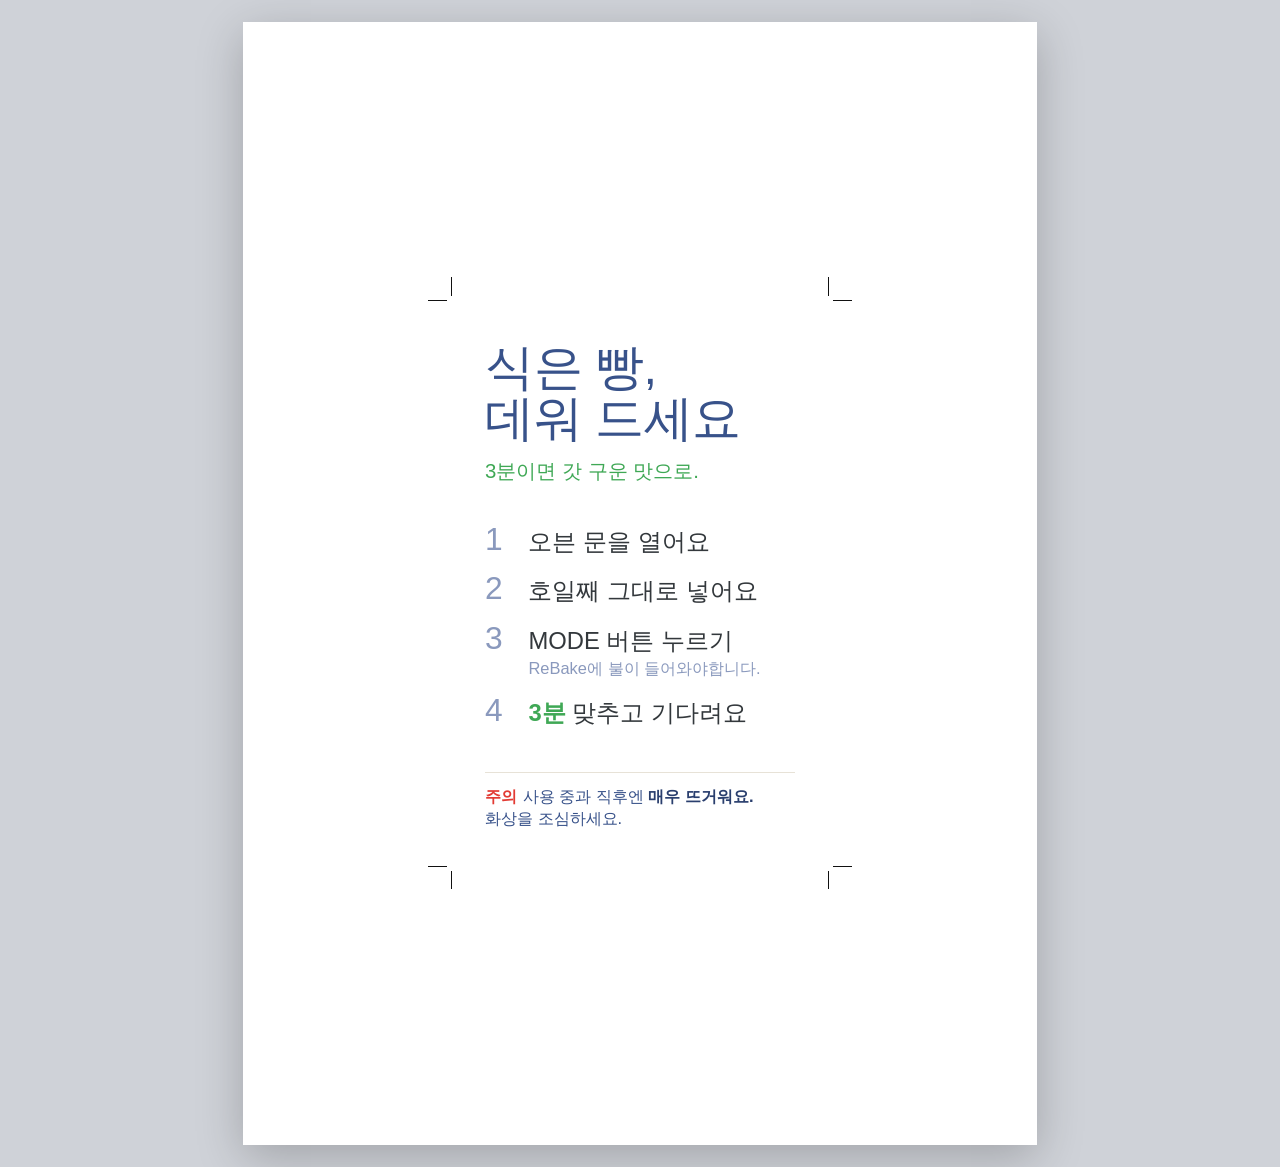
<file: print/balmuda-rebake-guide.html>
<!DOCTYPE html><html lang="ko"><head>
<meta charset="utf-8">
<meta name="viewport" content="width=device-width,initial-scale=1">
<title>발뮤다 빵 데우기 안내 카드 · 세로 100×150mm · A4 1장</title>
<link href="https://webfont.cafe24.com/css/cafe24ssurround.css" rel="stylesheet">
<style>
/* ══════════════════════════════════════════════════════════════
   사르르목장 · 발뮤다 빵 데우기 안내 카드 (v4 · 최종 · 사장님 수정 반영)
   · 세로 100×150mm · A4 1장 중앙 + 재단선
   · 한글=Sandoll 오동통 (WKWebView/CoreText 렌더 시 정품 · Chrome은 써라운드 폴백)
   · 3번 문구: "MODE 버튼 누르기 / ReBake에 불이 들어와야합니다."
   · 주의=빨강(사장님 선택)
   ══════════════════════════════════════════════════════════════ */
:root{
  --navy:#38528a; --navy-d:#2a3f6e; --navy-l:#8a99bd;
  --green:#3fa855; --red:#e23b34; --line:#e7e2d7; --ink:#33383c;
  --ko:'Sandoll 오동통','Cafe24Ssurround',sans-serif;
  --num:'Sandoll 오동통','Cafe24Ssurround',sans-serif;
}
*{margin:0;padding:0;box-sizing:border-box}
html,body{background:#fff}
@page{ size:A4 portrait; margin:0; }

.sheet{
  width:210mm; height:297mm; margin:0 auto; background:#fff; position:relative;
  display:flex; justify-content:center; align-items:center;
  -webkit-print-color-adjust:exact; print-color-adjust:exact;
}

/* 재단 유닛 */
.unit{position:relative;width:100mm;height:150mm}
.cut{position:absolute;inset:0;border:.25mm dashed #cfd3d9}
.tick{position:absolute;background:#111}
.tick.h{width:5mm;height:.2mm}.tick.v{width:.2mm;height:5mm}
.t-tl-h{top:0;left:-6mm}.t-tl-v{top:-6mm;left:0}
.t-tr-h{top:0;right:-6mm}.t-tr-v{top:-6mm;right:0}
.t-bl-h{bottom:0;left:-6mm}.t-bl-v{bottom:-6mm;left:0}
.t-br-h{bottom:0;right:-6mm}.t-br-v{bottom:-6mm;right:0}

/* ── 카드 100×150mm ── */
.card{position:absolute;inset:0;overflow:hidden;background:#fff;container-type:size}
.card .in{position:absolute;top:11mm;right:9mm;bottom:10mm;left:9mm;display:flex;flex-direction:column}

.title{font-family:var(--ko);font-size:8.6cqh;line-height:1.06;color:var(--navy);letter-spacing:-.01em}
.subtitle{font-family:var(--ko);font-size:3.6cqh;color:var(--green);margin-top:2.2cqh}

.steps{flex:1;display:flex;flex-direction:column;justify-content:center;gap:3cqh;margin:1cqh 0}
.step{display:grid;grid-template-columns:8mm 1fr;align-items:baseline;column-gap:3.5mm}
.step .no{font-family:var(--num);font-size:5.6cqh;color:var(--navy-l);line-height:1}
.step .tx{font-family:var(--ko);font-size:4.2cqh;color:var(--ink);line-height:1.2}
.step .tx em{font-style:normal;color:var(--green);font-weight:700}
.step .tx .sub{display:block;font-family:var(--ko);font-size:2.9cqh;color:var(--navy-l);margin-top:.6cqh}

.warn{margin-top:1cqh;padding-top:2.4cqh;border-top:.2mm solid var(--line);
  font-family:var(--ko);font-size:2.9cqh;color:var(--navy);line-height:1.3}
.warn .tag{color:var(--red);font-weight:700;margin-right:1.5mm}
.warn b{color:var(--navy-d)}

@media screen{ body{background:#cfd2d8;padding:22px 0} .sheet{box-shadow:0 12px 44px rgba(0,0,0,.22)} }
</style></head>
<body>

<div class="sheet">
  <div class="unit">
    <span class="tick h t-tl-h"></span><span class="tick v t-tl-v"></span>
    <span class="tick h t-tr-h"></span><span class="tick v t-tr-v"></span>
    <span class="tick h t-bl-h"></span><span class="tick v t-bl-v"></span>
    <span class="tick h t-br-h"></span><span class="tick v t-br-v"></span>
    <div class="cut"></div>
    <div class="card"><div class="in">
      <div class="title">식은 빵,<br>데워 드세요</div>
      <div class="subtitle">3분이면 갓 구운 맛으로.</div>

      <div class="steps">
        <div class="step"><span class="no">1</span><span class="tx">오븐 문을 열어요</span></div>
        <div class="step"><span class="no">2</span><span class="tx">호일째 그대로 넣어요</span></div>
        <div class="step"><span class="no">3</span><span class="tx">MODE 버튼 누르기<span class="sub">ReBake에 불이 들어와야합니다.</span></span></div>
        <div class="step"><span class="no">4</span><span class="tx"><em>3분</em> 맞추고 기다려요</span></div>
      </div>

      <div class="warn"><span class="tag">주의</span>사용 중과 직후엔 <b>매우 뜨거워요.</b><br>화상을 조심하세요.</div>
    </div></div>
  </div>
</div>
</body></html>
</file>
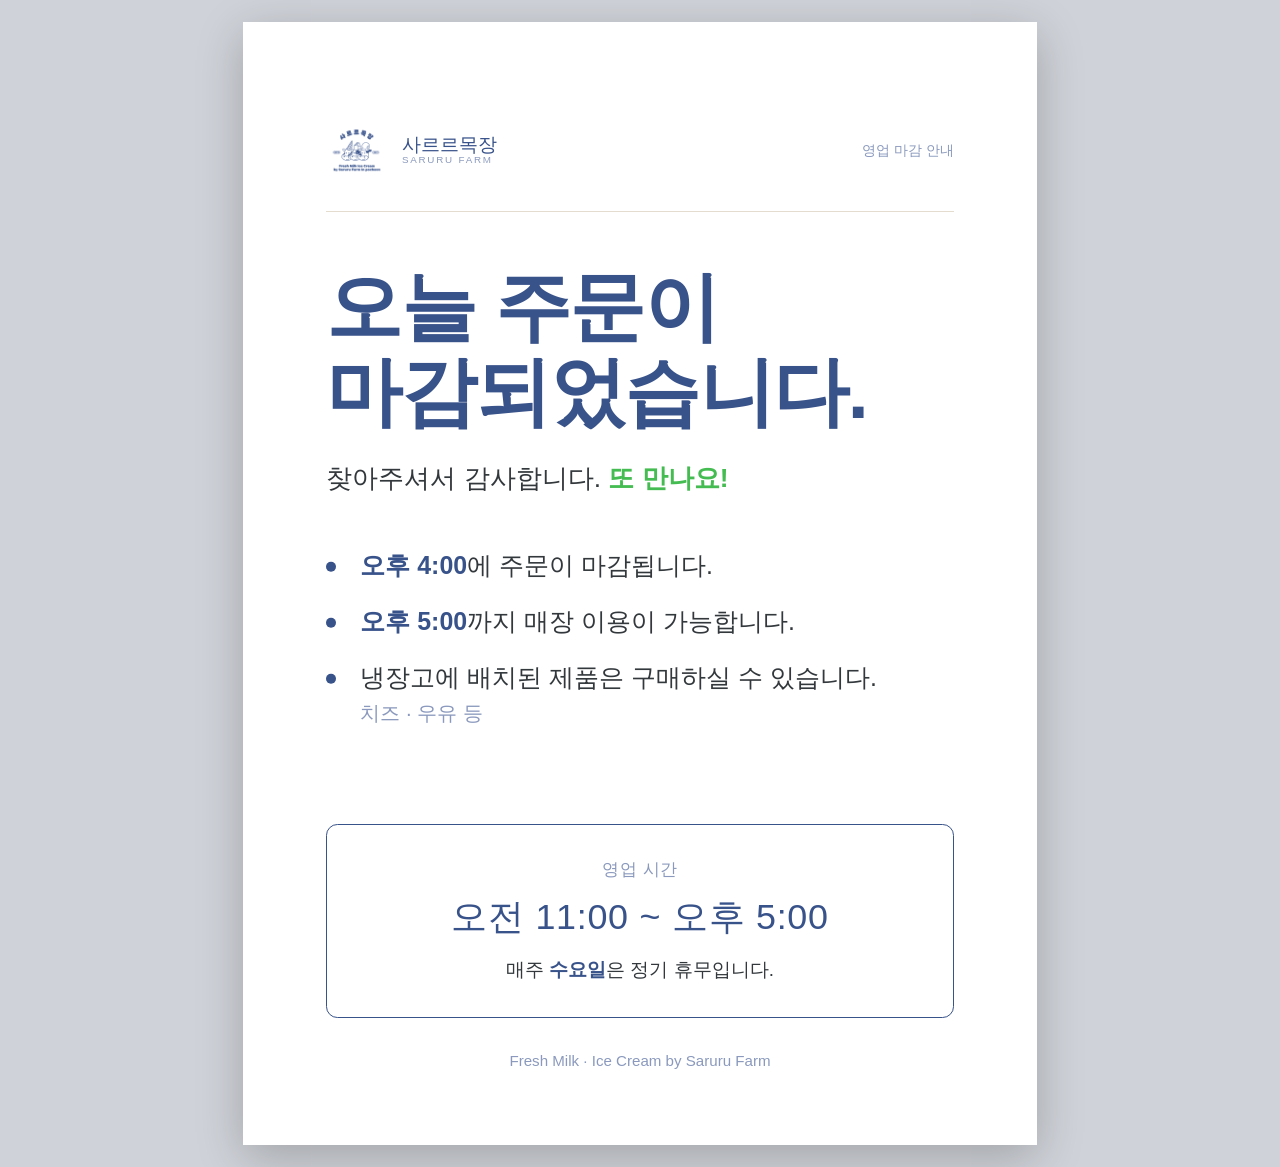
<file: print/closing-notice.html>
<!DOCTYPE html><html lang="ko"><head>
<meta charset="utf-8">
<meta name="viewport" content="width=device-width,initial-scale=1">
<title>영업 마감 안내 · A4</title>
<link href="https://webfont.cafe24.com/css/cafe24ssurround.css" rel="stylesheet">
<style>
/* ══════════════════════════════════════════════════════════════
   사르르목장 · 영업 마감 안내 (A09 애프터) · A4 세로
   · 한글=Sandoll 오동통 (WKWebView 렌더 시 정품)
   · 빨강 제거 · 그린은 강조 1곳만 · 네이비 기본
   ══════════════════════════════════════════════════════════════ */
:root{
  --navy:#38528a; --navy-d:#2a3f6e; --navy-l:#8a99bd;
  --green:#45bc51; --cream:#f6f2ea; --line:#e4ddcf; --ink:#33383c;
  --ko:'Sandoll 오동통','Cafe24Ssurround',sans-serif;
}
*{margin:0;padding:0;box-sizing:border-box}
html,body{background:#fff}
@page{ size:A4 portrait; margin:0; }

.sheet{
  width:210mm; height:297mm; margin:0 auto; background:#fff; position:relative;
  padding:26mm 22mm 20mm; display:flex; flex-direction:column;
  -webkit-print-color-adjust:exact; print-color-adjust:exact;
}

/* 상단 로고 */
.brandtop{display:flex;align-items:center;gap:4mm;padding-bottom:8mm;border-bottom:.4mm solid var(--line)}
.brandtop img{height:16mm;width:auto;object-fit:contain}
.brandtop .wm{font-family:var(--ko);font-size:5mm;color:var(--navy);line-height:1.1}
.brandtop .wm .en{display:block;font-size:2.6mm;letter-spacing:.18em;color:var(--navy-l)}
.brandtop .sp{flex:1}
.brandtop .today{font-family:var(--ko);font-size:3.6mm;color:var(--navy-l)}

/* 헤드라인 */
.hero{margin-top:14mm}
.hero h1{font-family:var(--ko);font-size:20mm;line-height:1.12;color:var(--navy);letter-spacing:-.4mm}
.hero .bye{font-family:var(--ko);font-size:7mm;color:var(--ink);margin-top:7mm}
.hero .bye em{font-style:normal;color:var(--green);font-weight:700}

/* 상세 안내 */
.info{margin-top:14mm;display:flex;flex-direction:column;gap:6mm}
.info .row{display:grid;grid-template-columns:6mm 1fr;align-items:baseline;column-gap:3mm}
.info .dot{width:2.6mm;height:2.6mm;border-radius:50%;background:var(--navy);transform:translateY(-.6mm)}
.info .t{font-family:var(--ko);font-size:6.6mm;color:var(--ink);line-height:1.35}
.info .t b{color:var(--navy)}
.info .t .sm{color:var(--navy-l);font-size:5.4mm}

/* 영업시간 박스 */
.hours{margin-top:auto;border:.5mm solid var(--navy);border-radius:3mm;padding:9mm 8mm;text-align:center}
.hours .lab{font-family:var(--ko);font-size:4.4mm;letter-spacing:.04em;color:var(--navy-l)}
.hours .time{font-family:var(--ko);font-size:9.5mm;color:var(--navy);margin-top:3mm;letter-spacing:.02em}
.hours .off{font-family:var(--ko);font-size:5mm;color:var(--ink);margin-top:4mm}
.hours .off b{color:var(--navy)}

/* 푸터 */
.foot{margin-top:9mm;text-align:center;font-family:var(--ko);font-size:4mm;color:var(--navy-l)}

@media screen{ body{background:#cfd2d8;padding:22px 0} .sheet{box-shadow:0 12px 44px rgba(0,0,0,.22)} }
</style></head>
<body>

<div class="sheet">
  <div class="brandtop">
    <img src="../assets/logo.png" alt="사르르목장">
    <div class="wm">사르르목장<span class="en">SARURU FARM</span></div>
    <div class="sp"></div>
    <div class="today">영업 마감 안내</div>
  </div>

  <div class="hero">
    <h1>오늘 주문이<br>마감되었습니다.</h1>
    <div class="bye">찾아주셔서 감사합니다. <em>또 만나요!</em></div>
  </div>

  <div class="info">
    <div class="row"><span class="dot"></span><span class="t"><b>오후 4:00</b>에 주문이 마감됩니다.</span></div>
    <div class="row"><span class="dot"></span><span class="t"><b>오후 5:00</b>까지 매장 이용이 가능합니다.</span></div>
    <div class="row"><span class="dot"></span><span class="t">냉장고에 배치된 제품은 구매하실 수 있습니다.<br><span class="sm">치즈 · 우유 등</span></span></div>
  </div>

  <div class="hours">
    <div class="lab">영업 시간</div>
    <div class="time">오전 11:00 ~ 오후 5:00</div>
    <div class="off">매주 <b>수요일</b>은 정기 휴무입니다.</div>
  </div>

  <div class="foot">Fresh Milk · Ice Cream by Saruru Farm</div>
</div>
</body></html>
</file>
